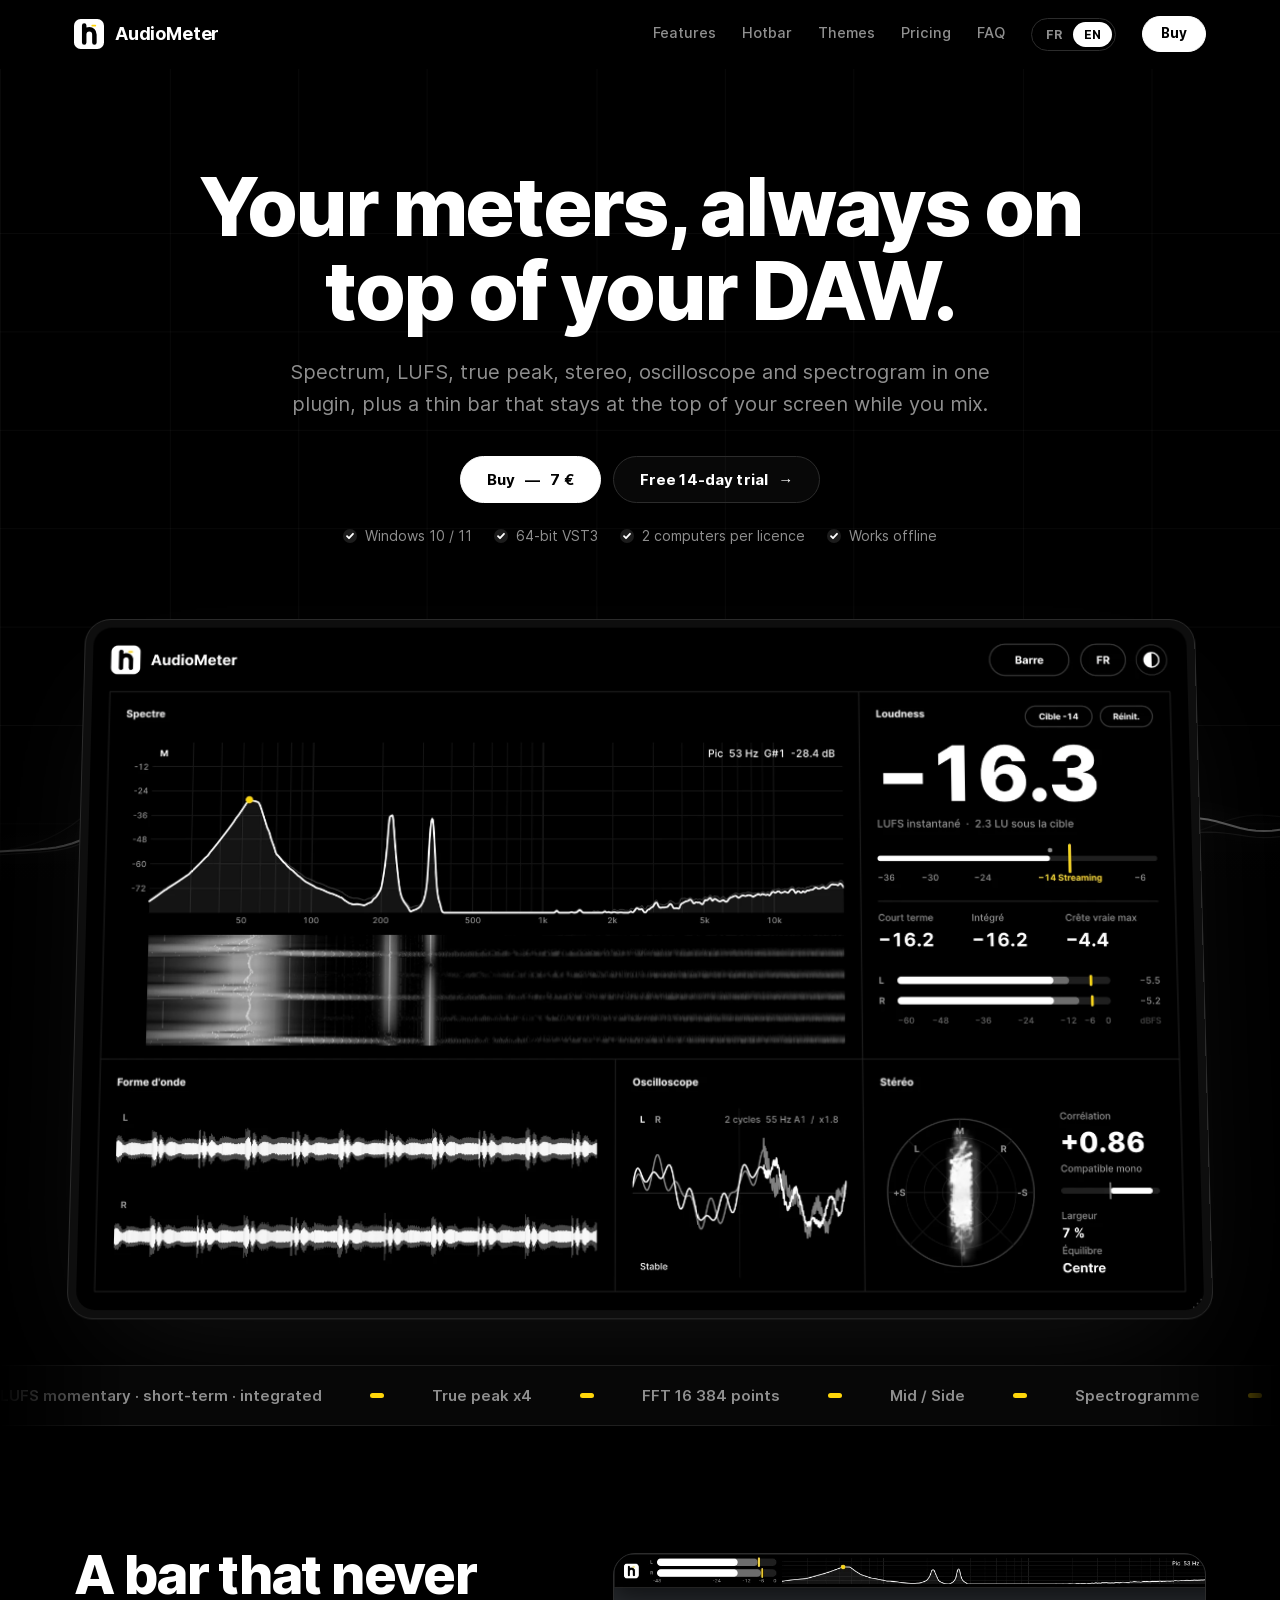
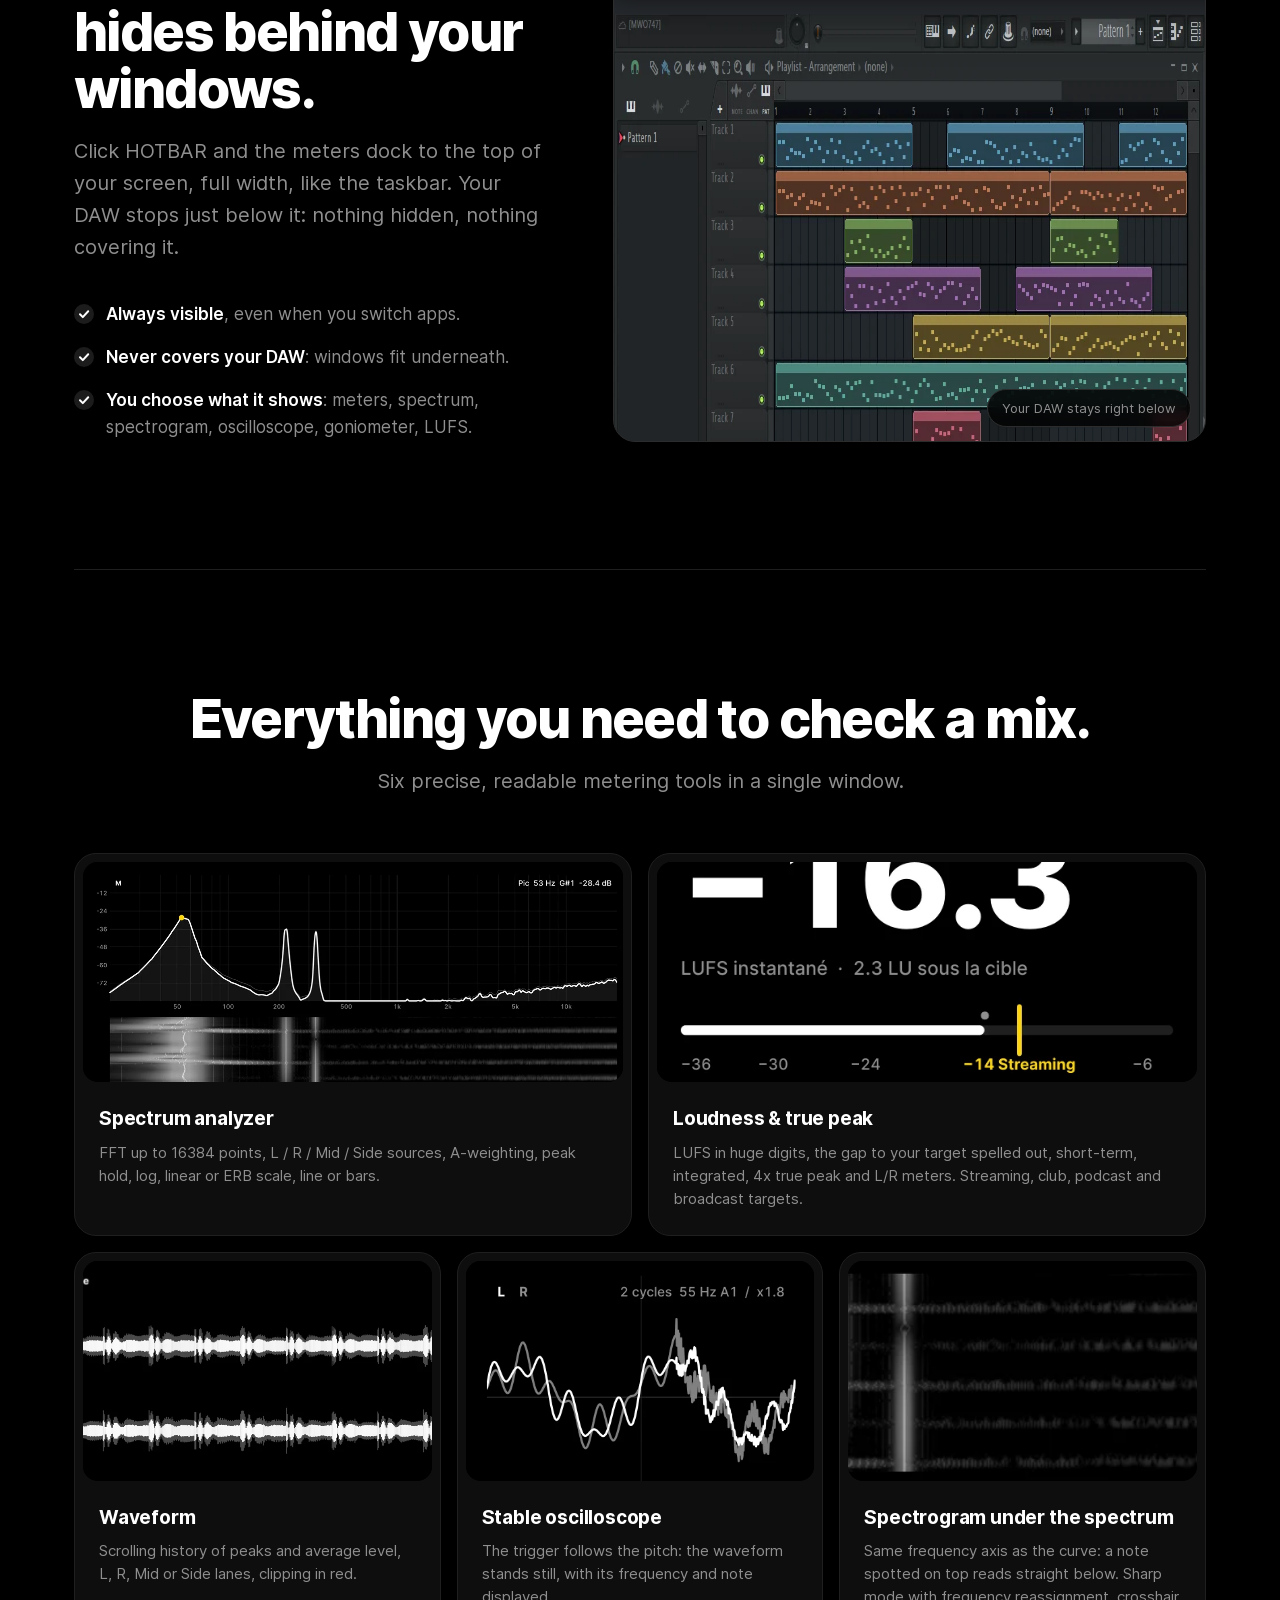
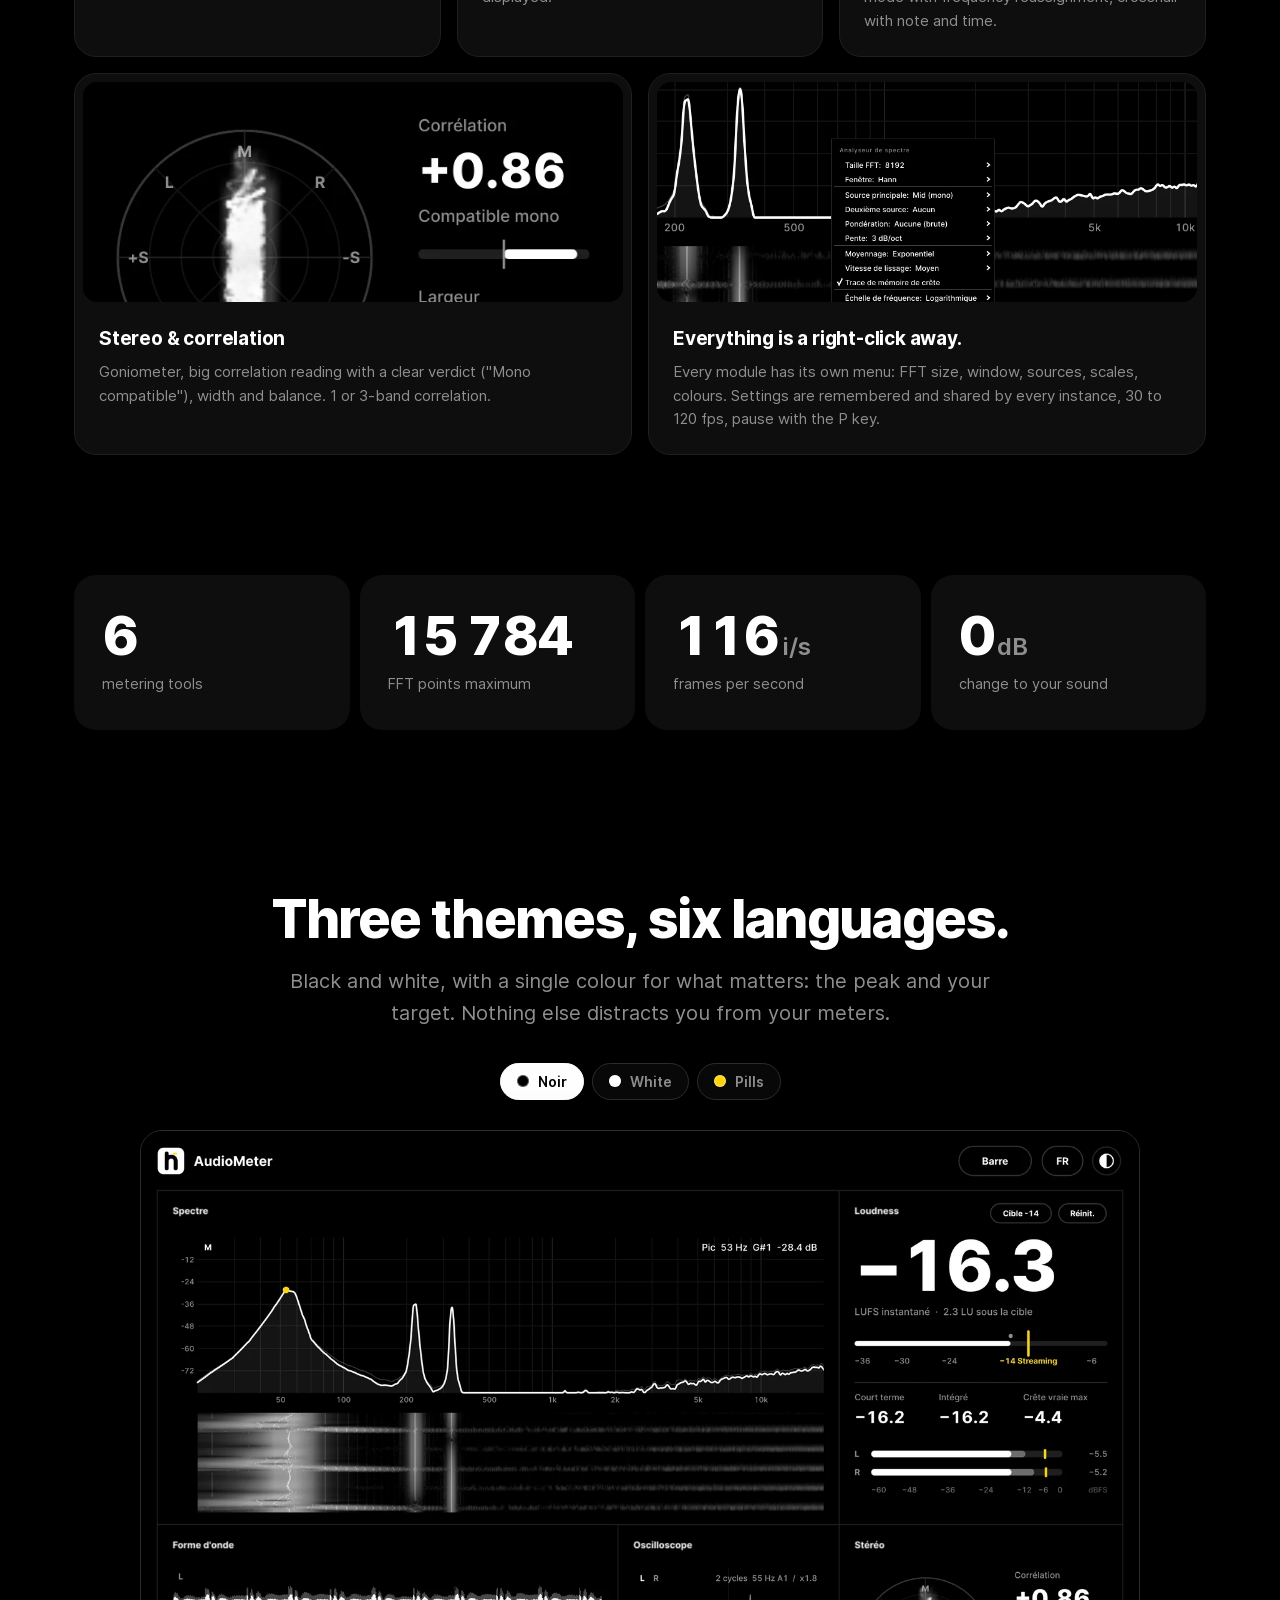
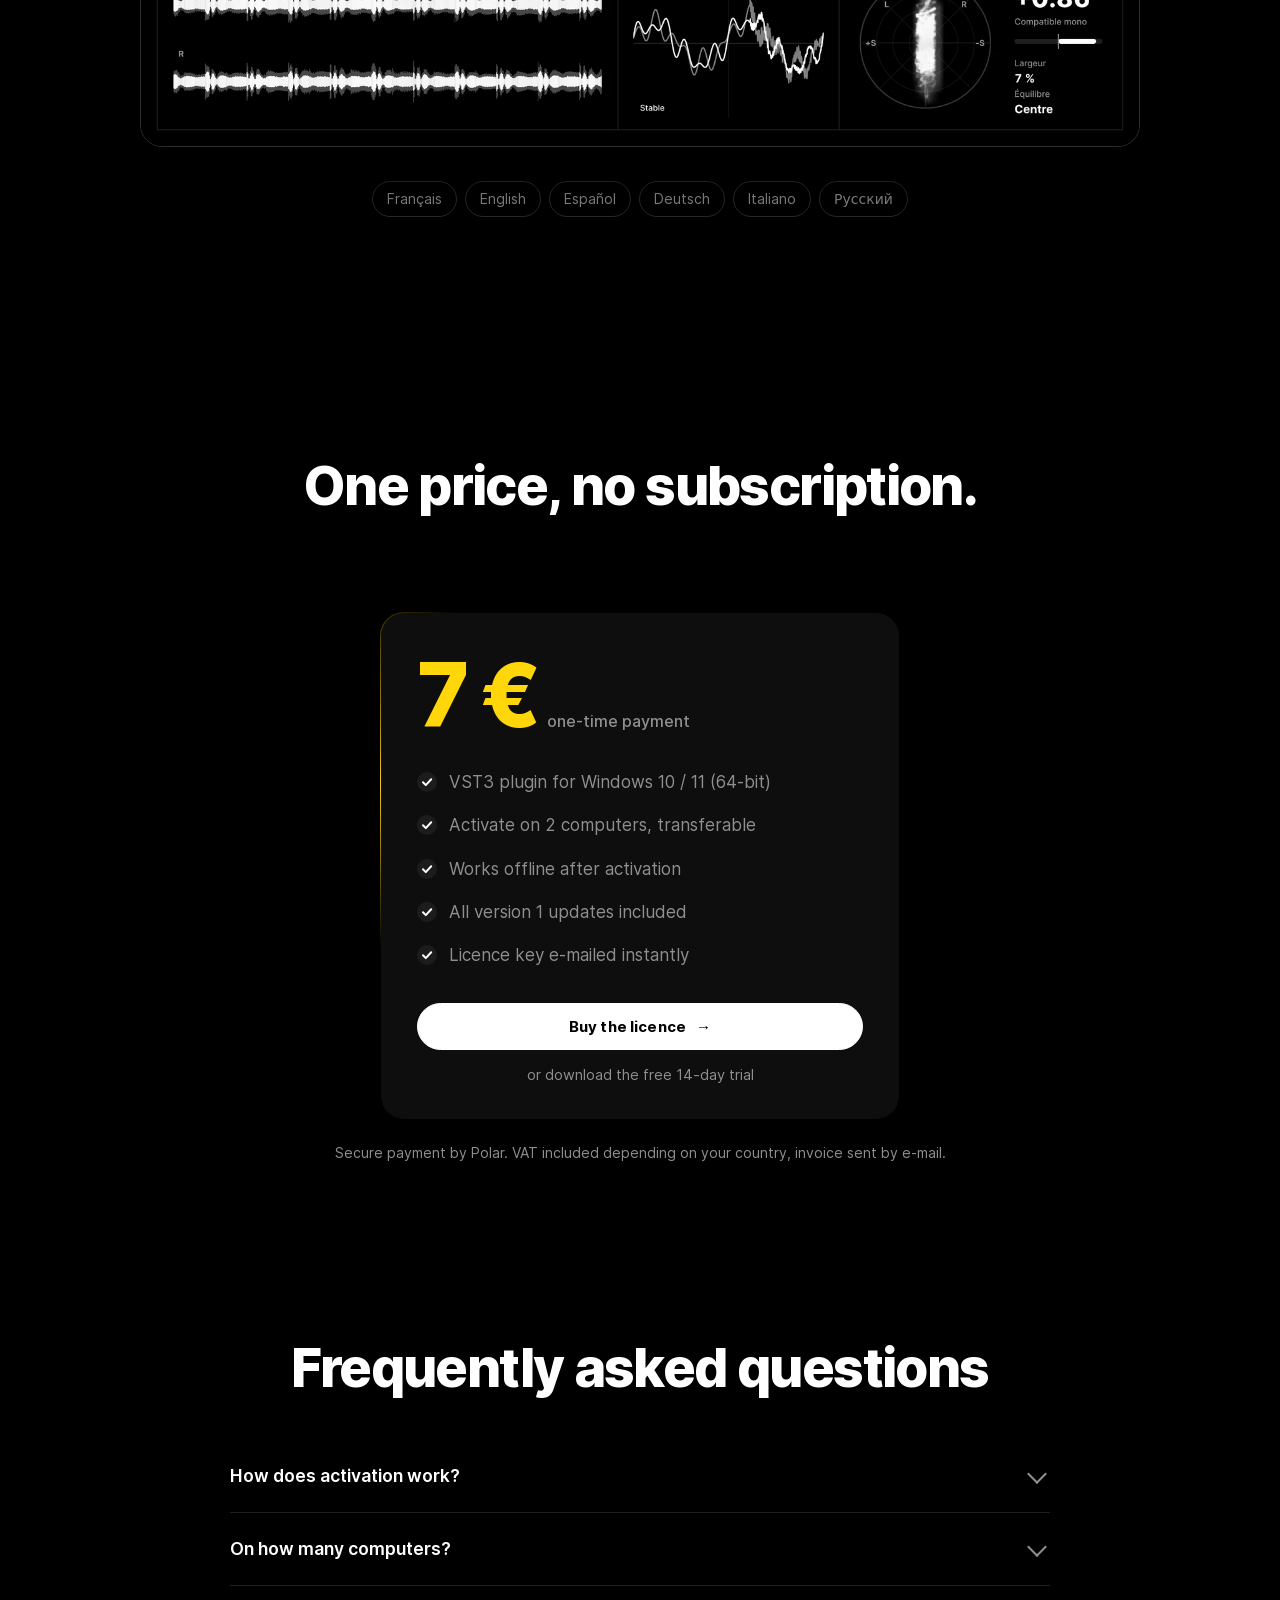
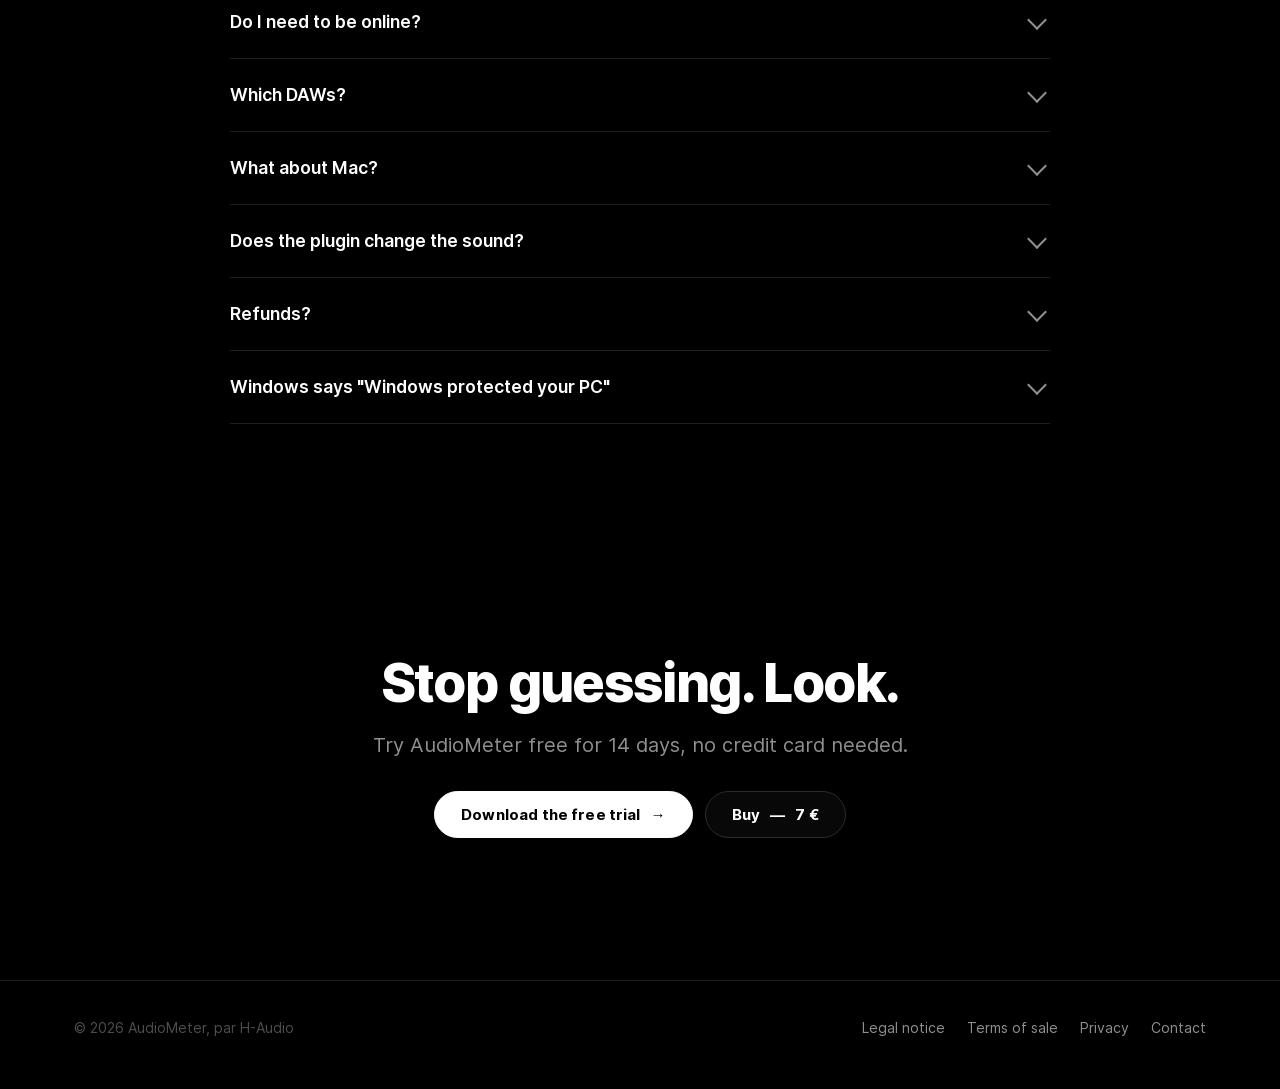
<file: index.html>
<!doctype html>
<html lang="fr">
<head>
<meta charset="utf-8">
<meta name="viewport" content="width=device-width, initial-scale=1">
<title>AudioMeter — plugin VST3 de mesure audio</title>
<meta name="description" content="Spectre, LUFS, true peak, stéréo, oscilloscope et spectrogramme dans un plugin VST3, avec une barre qui reste en haut de l'écran.">
<meta name="theme-color" content="#000000">
<meta property="og:title" content="AudioMeter — plugin VST3 de mesure audio">
<meta property="og:description" content="Tes mesures, toujours au-dessus de ton DAW.">
<meta property="og:image" content="https://vuander.github.io/AudioMeter/img/plugin.webp">
<link rel="icon" href="data:image/svg+xml,%3Csvg xmlns='http://www.w3.org/2000/svg' viewBox='0 0 100 100'%3E%3Crect width='100' height='100' rx='22' fill='%23fff'/%3E%3Cpath d='M34 22v56M34 52c0-12 8-18 17-18s17 6 17 18v26' stroke='%23000' stroke-width='15' stroke-linecap='round' fill='none'/%3E%3Crect x='58' y='19' width='16' height='6' rx='3' fill='%23ffd60a'/%3E%3C/svg%3E">
<link rel="preload" href="fonts/Inter-ExtraBold.woff2" as="font" type="font/woff2" crossorigin>
<link rel="stylesheet" href="style.css">
<script>
  // ====================================================================
  //  À MODIFIER : lien de paiement Polar, lien de téléchargement, prix
  //  (voir GUIDE-VENTE.md)
  // ====================================================================
  window.SITE = {
    buyUrl:      "https://buy.polar.sh/polar_cl_Jnwl8ogeKLqUqhGDJ7Ih7tZ9HU9iLna8vT0BH0pr46z", // lien "Checkout" de ton produit Polar
    downloadUrl: "https://github.com/vuander/AudioMeter/releases/latest/download/AudioMeter-Setup.exe", // installateur (essai gratuit) : téléchargement direct
    price:       "7 €",
    contact:     "h.audioinc@gmail.com"
  };
</script>
</head>
<body>

<header class="nav">
  <div class="wrap">
    <a class="logo" href="#top"><svg viewBox="0 0 100 100" aria-hidden="true"><rect width="100" height="100" rx="22" fill="#fff"/><path d="M34 22v56M34 52c0-12 8-18 17-18s17 6 17 18v26" stroke="#000" stroke-width="15" stroke-linecap="round" fill="none"/><rect x="58" y="19" width="16" height="6" rx="3" fill="#ffd60a"/></svg><span>AudioMeter</span></a>
    <nav class="links">
      <a href="#features" data-i18n="nav.features">Fonctions</a>
      <a href="#hotbar" data-i18n="nav.hotbar">Hotbar</a>
      <a href="#themes" data-i18n="nav.themes">Thèmes</a>
      <a href="#price" data-i18n="nav.price">Prix</a>
      <a href="#faq" data-i18n="nav.faq">FAQ</a>
    </nav>
    <div class="lang" role="group" aria-label="Langue">
      <button type="button" data-lang="fr" aria-pressed="true">FR</button>
      <button type="button" data-lang="en" aria-pressed="false">EN</button>
    </div>
    <a class="btn small primary" href="#price" data-i18n="nav.buy">Acheter</a>
  </div>
</header>

<main id="top">

  <!-- Accroche -->
  <section class="hero">
    <canvas id="hero-canvas" aria-hidden="true"></canvas>
    <div class="wrap">
      <div class="hero-copy">
        <h1 class="reveal" data-i18n-html="hero.title">Tes mesures, toujours <span class="nw">au-dessus</span> de ton DAW.</h1>
        <p class="lead reveal" style="--d:.1s" data-i18n="hero.lead">Spectre, LUFS, true peak, stéréo, oscilloscope et spectrogramme dans un seul plugin, plus une barre fine qui reste en haut de l'écran pendant que tu mixes.</p>
        <div class="cta reveal" style="--d:.2s">
          <a class="btn primary" href="#price"><span data-i18n="hero.buy">Acheter</span> — <span class="js-price">7 €</span></a>
          <a class="btn js-download" href="#"><span data-i18n="hero.trial">Essai gratuit 14 jours</span> <span class="arrow">→</span></a>
        </div>
        <div class="facts reveal" style="--d:.3s">
          <span data-i18n="fact.1">Windows 10 / 11</span><span data-i18n="fact.2">VST3 64 bits</span><span data-i18n="fact.3">2 ordinateurs par licence</span><span data-i18n="fact.4">Fonctionne hors ligne</span>
        </div>
      </div>
      <div class="stage">
        <div class="device" id="device">
          <video autoplay muted loop playsinline preload="metadata" poster="img/plugin.webp" aria-label="AudioMeter en fonctionnement">
            <source src="img/plugin-loop.mp4" type="video/mp4">
          </video>
        </div>
      </div>
    </div>
  </section>

  <div class="marquee" aria-hidden="true">
    <div class="track">
      <span>LUFS momentary · short-term · integrated</span><span>True peak x4</span><span>FFT 16 384 points</span><span>Mid / Side</span><span>Spectrogramme</span><span>Oscilloscope stable</span><span>Goniomètre</span><span>Corrélation</span><span>Hotbar</span><span>3 thèmes</span><span>6 langues</span>
      <span>LUFS momentary · short-term · integrated</span><span>True peak x4</span><span>FFT 16 384 points</span><span>Mid / Side</span><span>Spectrogramme</span><span>Oscilloscope stable</span><span>Goniomètre</span><span>Corrélation</span><span>Hotbar</span><span>3 thèmes</span><span>6 langues</span>
    </div>
  </div>

  <!-- Hotbar -->
  <section id="hotbar">
    <div class="wrap split">
      <div>
        <h2 class="reveal" data-i18n="hotbar.title">Une barre qui ne disparaît jamais derrière tes fenêtres.</h2>
        <p class="lead reveal" style="--d:.1s" data-i18n="hotbar.lead">Un clic sur HOTBAR et les mesures se collent en haut de l'écran, sur toute la largeur, comme la barre des tâches. Ton DAW s'arrête juste en dessous : rien n'est caché, rien ne la recouvre.</p>
        <ul class="ticks reveal" style="--d:.2s">
          <li data-i18n-html="hotbar.l1"><b>Toujours visible</b>, même quand tu changes de logiciel.</li>
          <li data-i18n-html="hotbar.l2"><b>Ne recouvre pas ton DAW</b> : les fenêtres se rangent dessous.</li>
          <li data-i18n-html="hotbar.l3"><b>Tu choisis ce qu'elle affiche</b> : vumètres, spectre, spectrogramme, oscilloscope, goniomètre, LUFS.</li>
        </ul>
      </div>
      <div class="desk reveal" id="desk" style="--d:.15s">
        <img class="daw" src="img/fl.webp" width="1030" height="850" alt="Un projet dans le DAW" loading="lazy">
        <video class="bar" autoplay muted loop playsinline preload="none" poster="img/hotbar.webp" aria-label="Hotbar AudioMeter en haut de l'écran">
          <source src="img/hotbar-loop.mp4" type="video/mp4">
        </video>
        <div class="desk-label" data-i18n="hotbar.label">Ton DAW reste juste en dessous</div>
      </div>
    </div>
  </section>

  <div class="wrap"><div class="divider"></div></div>

  <!-- Fonctions -->
  <section id="features">
    <div class="wrap">
      <div class="center">
        <h2 class="reveal" data-i18n="features.title">Tout ce qu'il faut pour vérifier un mix.</h2>
        <p class="lead reveal" style="--d:.1s" data-i18n="features.lead">Six outils de mesure, précis et lisibles, dans une seule fenêtre.</p>
      </div>
      <div class="bento">
        <article class="card wide reveal"><div class="media"><img src="img/f-spec.webp" alt="" loading="lazy"></div><div class="body"><h3 data-i18n="f1.t">Analyseur de spectre</h3><p data-i18n="f1.d">FFT jusqu'à 16384 points, sources L / R / Mid / Side, pondération A, maintien des crêtes, échelle log, linéaire ou ERB, courbe ou barres.</p></div></article>
        <article class="card wide reveal" style="--d:.08s"><div class="media"><img src="img/f-loud.webp" alt="" loading="lazy" style="object-position:center 30%"></div><div class="body"><h3 data-i18n="f2.t">Loudness & true peak</h3><p data-i18n="f2.d">Le LUFS en très grand, l'écart à ta cible écrit en toutes lettres, court terme, intégré, true peak x4 et vumètres L/R. Cibles streaming, club, podcast, broadcast.</p></div></article>
        <article class="card reveal"><div class="media"><img src="img/f-wave.webp" alt="" loading="lazy"></div><div class="body"><h3 data-i18n="f3.t">Forme d'onde</h3><p data-i18n="f3.d">Historique défilant des crêtes et du niveau moyen, pistes L, R, Mid ou Side, écrêtage en rouge.</p></div></article>
        <article class="card reveal" style="--d:.08s"><div class="media"><img src="img/f-osc.webp" alt="" loading="lazy"></div><div class="body"><h3 data-i18n="f4.t">Oscilloscope stable</h3><p data-i18n="f4.d">Le déclenchement suit la hauteur de la note : la forme d'onde reste immobile, avec la fréquence et la note affichées.</p></div></article>
        <article class="card reveal" style="--d:.16s"><div class="media"><img src="img/f-sgram.webp" alt="" loading="lazy"></div><div class="body"><h3 data-i18n="f5.t">Spectrogramme sous le spectre</h3><p data-i18n="f5.d">Même axe de fréquences que la courbe : une note repérée en haut se lit juste en dessous. Mode net par réassignation, réticule avec note et temps.</p></div></article>
        <article class="card wide reveal"><div class="media"><img src="img/f-stereo.webp" alt="" loading="lazy" style="object-position:center 30%"></div><div class="body"><h3 data-i18n="f6.t">Stéréo & corrélation</h3><p data-i18n="f6.d">Goniomètre, corrélation en grand avec un verdict clair (« Compatible mono »), largeur et équilibre. Corrélation sur 1 ou 3 bandes.</p></div></article>
        <article class="card wide reveal" style="--d:.08s"><div class="media"><img src="img/f-menu.webp" alt="" loading="lazy" style="object-position:center top"></div><div class="body"><h3 data-i18n="settings.title">Tout se règle au clic droit.</h3><p data-i18n="settings.d">Chaque module a son menu : taille de FFT, fenêtre, sources, échelles, couleurs. Réglages mémorisés et partagés entre toutes les instances, 30 à 120 images/s, pause avec la touche P.</p></div></article>
      </div>
    </div>
  </section>

  <!-- Chiffres -->
  <section style="padding-top:0">
    <div class="wrap">
      <div class="stats reveal">
        <div class="stat"><div class="num"><span data-count="6">6</span></div><div class="lab" data-i18n="stat.1">outils de mesure</div></div>
        <div class="stat"><div class="num"><span data-count="16384">16384</span></div><div class="lab" data-i18n="stat.2">points de FFT maximum</div></div>
        <div class="stat"><div class="num"><span data-count="120">120</span><small>i/s</small></div><div class="lab" data-i18n="stat.3">images par seconde</div></div>
        <div class="stat"><div class="num"><span data-count="0">0</span><small>dB</small></div><div class="lab" data-i18n="stat.4">de modification du son</div></div>
      </div>
    </div>
  </section>

  <!-- Thèmes et langues -->
  <section id="themes" style="padding-top:40px">
    <div class="wrap center">
      <h2 class="reveal" data-i18n="themes.title">Trois thèmes, six langues.</h2>
      <p class="lead reveal" style="--d:.1s" data-i18n="themes.lead">Noir et blanc, une seule couleur pour ce qui compte : la crête et ta cible. Rien d'autre ne te distrait de tes mesures.</p>
      <div class="tabs reveal" role="tablist" style="--d:.15s">
        <button role="tab" data-theme="noir" aria-selected="true"><i style="background:#000"></i>Noir</button>
        <button role="tab" data-theme="blanc"><i style="background:#fff"></i><span data-i18n="theme.blanc">Blanc</span></button>
        <button role="tab" data-theme="pilules"><i style="background:#ffd60a"></i><span data-i18n="theme.pilules">Pilules</span></button>
      </div>
      <div class="theme-stack reveal" style="--d:.2s">
        <img class="on" data-theme="noir" src="img/theme-noir.webp" alt="Thème Noir" loading="lazy">
        <img data-theme="blanc" src="img/theme-blanc.webp" alt="Thème Blanc" loading="lazy">
        <img data-theme="pilules" src="img/theme-pilules.webp" alt="Thème Pilules" loading="lazy">
      </div>
      <div class="langs reveal"><span>Français</span><span>English</span><span>Español</span><span>Deutsch</span><span>Italiano</span><span>Русский</span></div>
    </div>
  </section>

  <!-- Prix -->
  <section id="price">
    <div class="wrap center">
      <h2 class="reveal" data-i18n="price.title">Un prix, sans abonnement.</h2>
      <p class="lead reveal" style="--d:.1s" data-i18n="price.lead">Paie une fois, garde-le pour toujours.</p>
      <div class="price-wrap reveal" style="--d:.15s">
        <div class="price-card">
          <div class="price"><span class="js-price">7 €</span><small data-i18n="price.once">paiement unique</small></div>
          <ul class="ticks">
            <li data-i18n="price.l1">Plugin VST3 pour Windows 10 / 11 (64 bits)</li>
            <li data-i18n="price.l2">Activation sur 2 ordinateurs, transférable</li>
            <li data-i18n="price.l3">Fonctionne hors ligne après l'activation</li>
            <li data-i18n="price.l4">Mises à jour de la version 1 incluses</li>
            <li data-i18n="price.l5">Clé de licence envoyée par e-mail tout de suite</li>
          </ul>
          <a class="btn primary js-buy" href="#"><span data-i18n="price.buy">Acheter la licence</span> <span class="arrow">→</span></a>
          <a class="trial js-download" href="#" data-i18n="price.trial">ou télécharger l'essai gratuit de 14 jours</a>
        </div>
      </div>
      <p class="muted small reveal" style="margin-top:22px" data-i18n="price.vat">Paiement sécurisé par Polar (carte, PayPal selon les pays). TVA incluse selon ton pays, facture envoyée par e-mail.</p>
    </div>
  </section>

  <!-- FAQ -->
  <section id="faq" style="padding-top:40px">
    <div class="wrap">
      <h2 class="center reveal" data-i18n="faq.title">Questions fréquentes</h2>
      <div class="faq reveal" style="--d:.1s">
        <details><summary data-i18n="q1">Comment fonctionne l'activation ?</summary><div class="answer"><p data-i18n="a1">Après l'achat, tu reçois une clé de licence par e-mail. Ouvre AudioMeter dans ton DAW : la fenêtre de licence s'affiche (sinon clique sur le bouton ESSAI à côté du logo), colle la clé et clique sur ACTIVER. Une connexion internet est nécessaire une seule fois.</p></div></details>
        <details><summary data-i18n="q2">Sur combien d'ordinateurs ?</summary><div class="answer"><p data-i18n="a2">Deux ordinateurs en même temps. Pour changer de PC, clique sur le logo AUDIOMETER du plugin puis sur « Désactiver ce PC » : la place se libère et tu peux activer la clé ailleurs.</p></div></details>
        <details><summary data-i18n="q3">Faut-il être connecté à internet ?</summary><div class="answer"><p data-i18n="a3">Seulement pour l'activation. Ensuite le plugin vérifie la licence de temps en temps quand internet est disponible, et continue de fonctionner hors ligne pendant plusieurs semaines.</p></div></details>
        <details><summary data-i18n="q4">Dans quels logiciels ?</summary><div class="answer"><p data-i18n="a4">Tous les logiciels compatibles VST3 sur Windows : FL Studio, Ableton Live, Reaper, Cubase, Studio One, Bitwig… Place-le sur une piste ou sur le master.</p></div></details>
        <details><summary data-i18n="q5">Et sur Mac ?</summary><div class="answer"><p data-i18n="a5">Pas encore : la version actuelle est pour Windows. Essaie la version d'essai avant d'acheter pour vérifier qu'elle te convient.</p></div></details>
        <details><summary data-i18n="q6">Est-ce que le plugin modifie le son ?</summary><div class="answer"><p data-i18n="a6">Non. AudioMeter mesure le signal et le laisse passer tel quel.</p></div></details>
        <details><summary data-i18n="q7">Remboursement ?</summary><div class="answer"><p data-i18n="a7">Profite de l'essai gratuit de 14 jours pour tout tester avant d'acheter. En cas de problème technique, écris-nous à l'adresse ci-dessous.</p></div></details>
        <details><summary data-i18n="q8">Windows affiche « Windows a protégé votre ordinateur »</summary><div class="answer"><p data-i18n="a8">C'est normal pour un petit éditeur indépendant : l'installateur n'a pas encore de signature payante. Clique sur « Informations complémentaires » puis « Exécuter quand même ». L'installateur place simplement le plugin dans le dossier VST3 de Windows.</p></div></details>
      </div>
    </div>
  </section>

  <!-- Appel final -->
  <section class="final">
    <div class="wrap">
      <h2 class="reveal" data-i18n-html="final.title">Arrête de deviner. Regarde.</h2>
      <p class="lead reveal" style="--d:.1s" data-i18n="final.lead">Essaie AudioMeter gratuitement pendant 14 jours, sans carte bancaire.</p>
      <div class="cta reveal" style="--d:.2s">
        <a class="btn primary js-download" href="#"><span data-i18n="final.trial">Télécharger l'essai gratuit</span> <span class="arrow">→</span></a>
        <a class="btn" href="#price"><span data-i18n="final.buy">Acheter</span> — <span class="js-price">7 €</span></a>
      </div>
    </div>
  </section>
</main>

<footer>
  <div class="wrap">
    <span>© <span class="js-year">2026</span> AudioMeter, par H-Audio</span>
    <nav>
      <a href="mentions-legales.html" data-i18n="foot.legal">Mentions légales</a>
      <a href="cgv.html" data-i18n="foot.terms">Conditions de vente</a>
      <a href="confidentialite.html" data-i18n="foot.privacy">Confidentialité</a>
      <a class="js-contact" href="#">Contact</a>
    </nav>
  </div>
</footer>

<script src="app.js"></script>
</body>
</html>
</file>
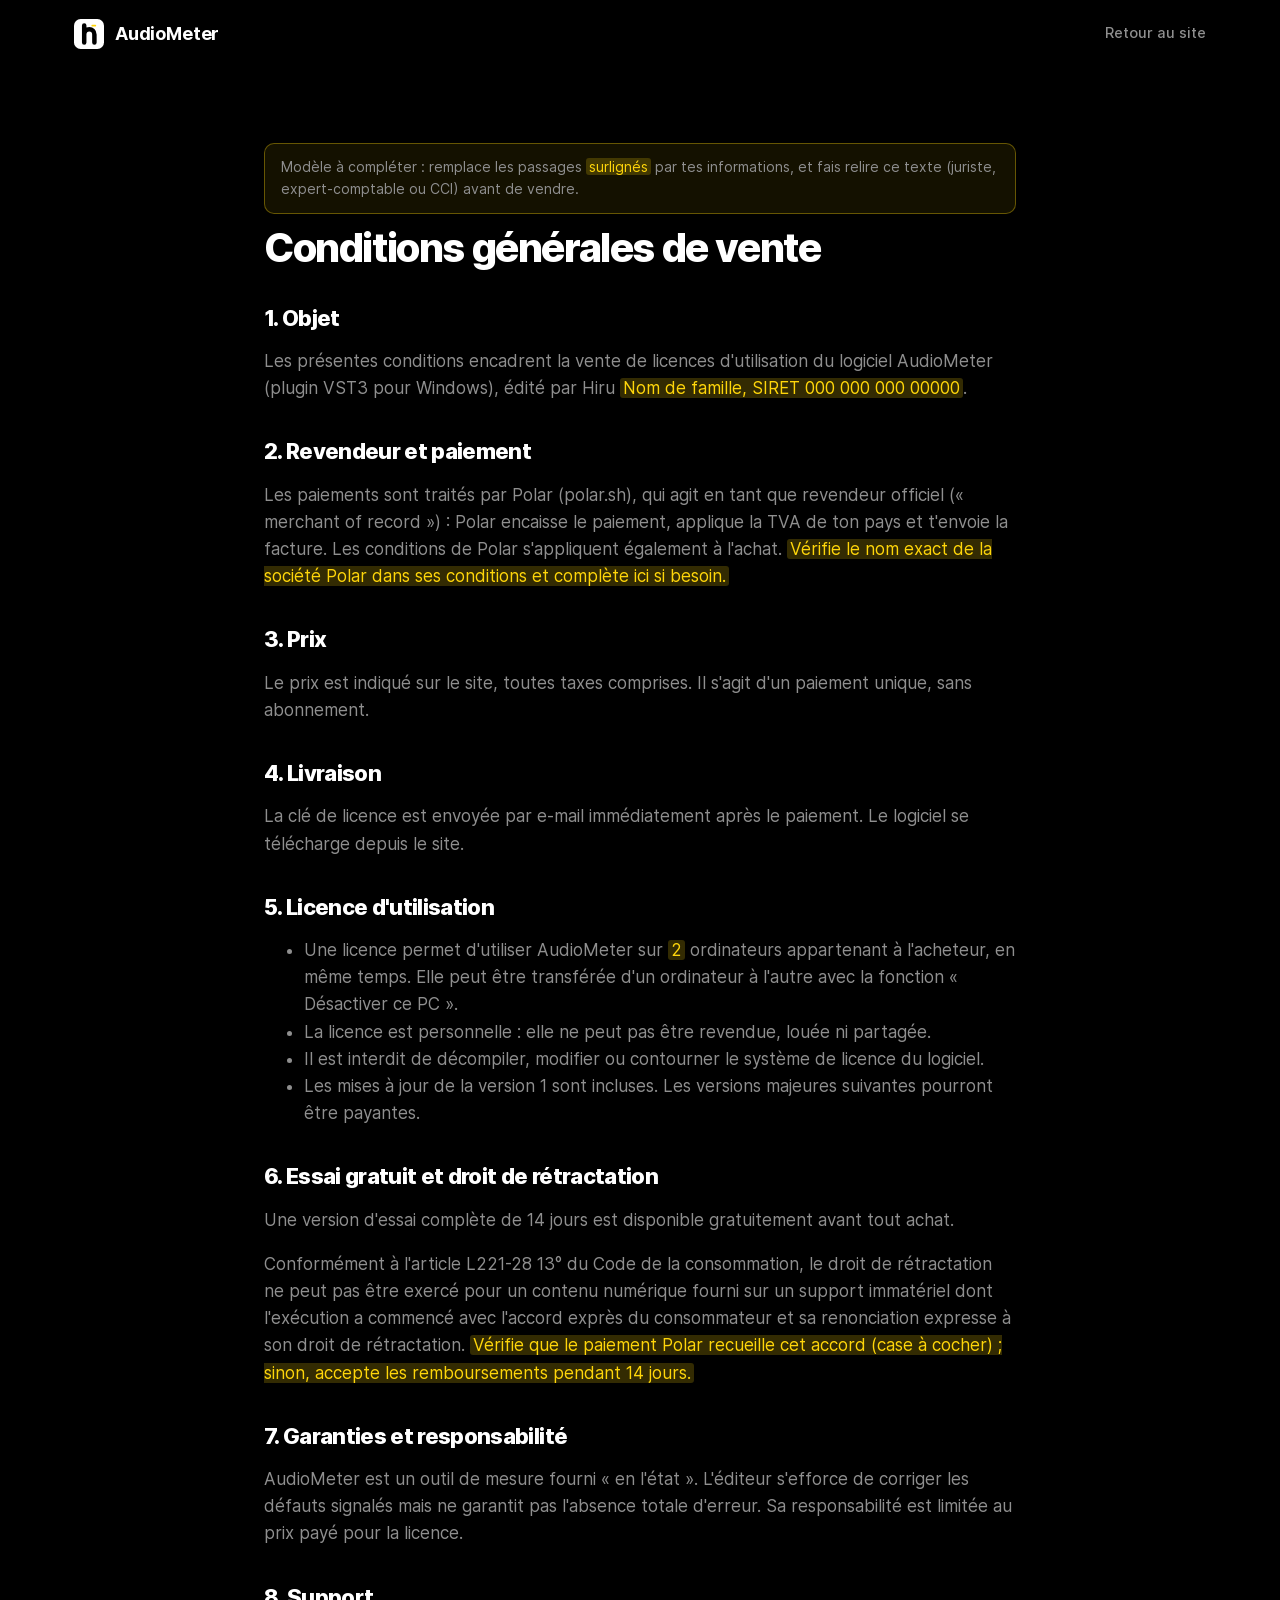
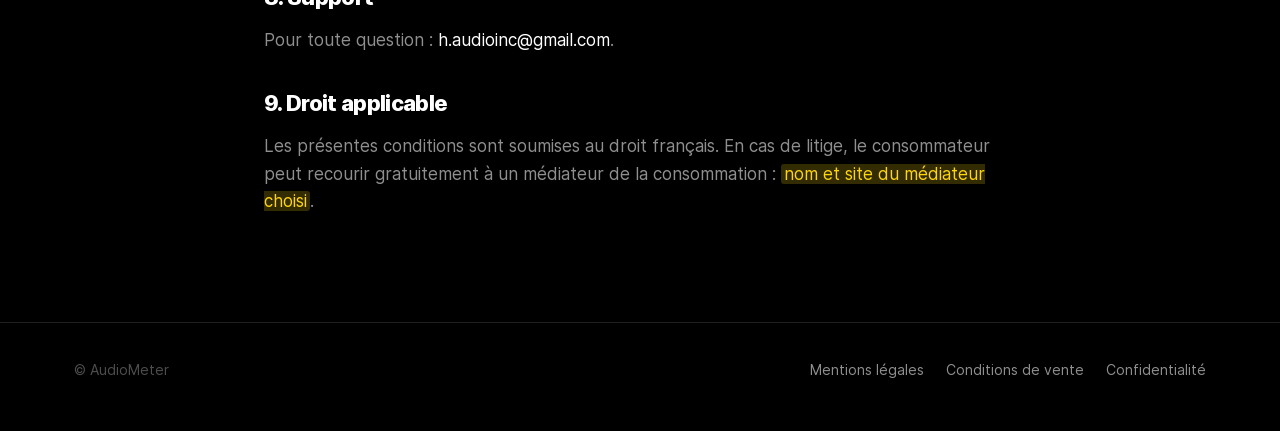
<file: cgv.html>
<!doctype html>
<html lang="fr">
<head>
<meta charset="utf-8">
<meta name="viewport" content="width=device-width, initial-scale=1">
<title>Conditions de vente — AudioMeter</title>
<link rel="stylesheet" href="style.css">
</head>
<body>
<header class="nav"><div class="wrap"><a class="logo" href="index.html"><svg viewBox="0 0 100 100" aria-hidden="true"><rect width="100" height="100" rx="22" fill="#fff"/><path d="M34 22v56M34 52c0-12 8-18 17-18s17 6 17 18v26" stroke="#000" stroke-width="15" stroke-linecap="round" fill="none"/><rect x="58" y="19" width="16" height="6" rx="3" fill="#ffd60a"/></svg><span>AudioMeter</span></a><nav class="links"><a href="index.html">Retour au site</a></nav></div></header>
<main class="wrap legal">
<p class="todo">Modèle à compléter : remplace les passages <mark>surlignés</mark> par tes informations, et fais relire ce texte (juriste, expert-comptable ou CCI) avant de vendre.</p>
<h1>Conditions générales de vente</h1>
<h2>1. Objet</h2>
<p>Les présentes conditions encadrent la vente de licences d'utilisation du logiciel AudioMeter (plugin VST3 pour Windows), édité par Hiru <mark>Nom de famille, SIRET 000 000 000 00000</mark>.</p>
<h2>2. Revendeur et paiement</h2>
<p>Les paiements sont traités par Polar (polar.sh), qui agit en tant que revendeur officiel (« merchant of record ») : Polar encaisse le paiement, applique la TVA de ton pays et t'envoie la facture. Les conditions de Polar s'appliquent également à l'achat. <mark>Vérifie le nom exact de la société Polar dans ses conditions et complète ici si besoin.</mark></p>
<h2>3. Prix</h2>
<p>Le prix est indiqué sur le site, toutes taxes comprises. Il s'agit d'un paiement unique, sans abonnement.</p>
<h2>4. Livraison</h2>
<p>La clé de licence est envoyée par e-mail immédiatement après le paiement. Le logiciel se télécharge depuis le site.</p>
<h2>5. Licence d'utilisation</h2>
<ul>
<li>Une licence permet d'utiliser AudioMeter sur <mark>2</mark> ordinateurs appartenant à l'acheteur, en même temps. Elle peut être transférée d'un ordinateur à l'autre avec la fonction « Désactiver ce PC ».</li>
<li>La licence est personnelle : elle ne peut pas être revendue, louée ni partagée.</li>
<li>Il est interdit de décompiler, modifier ou contourner le système de licence du logiciel.</li>
<li>Les mises à jour de la version 1 sont incluses. Les versions majeures suivantes pourront être payantes.</li>
</ul>
<h2>6. Essai gratuit et droit de rétractation</h2>
<p>Une version d'essai complète de 14 jours est disponible gratuitement avant tout achat.</p>
<p>Conformément à l'article L221-28 13° du Code de la consommation, le droit de rétractation ne peut pas être exercé pour un contenu numérique fourni sur un support immatériel dont l'exécution a commencé avec l'accord exprès du consommateur et sa renonciation expresse à son droit de rétractation. <mark>Vérifie que le paiement Polar recueille cet accord (case à cocher) ; sinon, accepte les remboursements pendant 14 jours.</mark></p>
<h2>7. Garanties et responsabilité</h2>
<p>AudioMeter est un outil de mesure fourni « en l'état ». L'éditeur s'efforce de corriger les défauts signalés mais ne garantit pas l'absence totale d'erreur. Sa responsabilité est limitée au prix payé pour la licence.</p>
<h2>8. Support</h2>
<p>Pour toute question : <a href="mailto:h.audioinc@gmail.com">h.audioinc@gmail.com</a>.</p>
<h2>9. Droit applicable</h2>
<p>Les présentes conditions sont soumises au droit français. En cas de litige, le consommateur peut recourir gratuitement à un médiateur de la consommation : <mark>nom et site du médiateur choisi</mark>.</p>
</main>
<footer><div class="wrap"><span>© AudioMeter</span><nav><a href="mentions-legales.html">Mentions légales</a><a href="cgv.html">Conditions de vente</a><a href="confidentialite.html">Confidentialité</a></nav></div></footer>
</body>
</html>
</file>
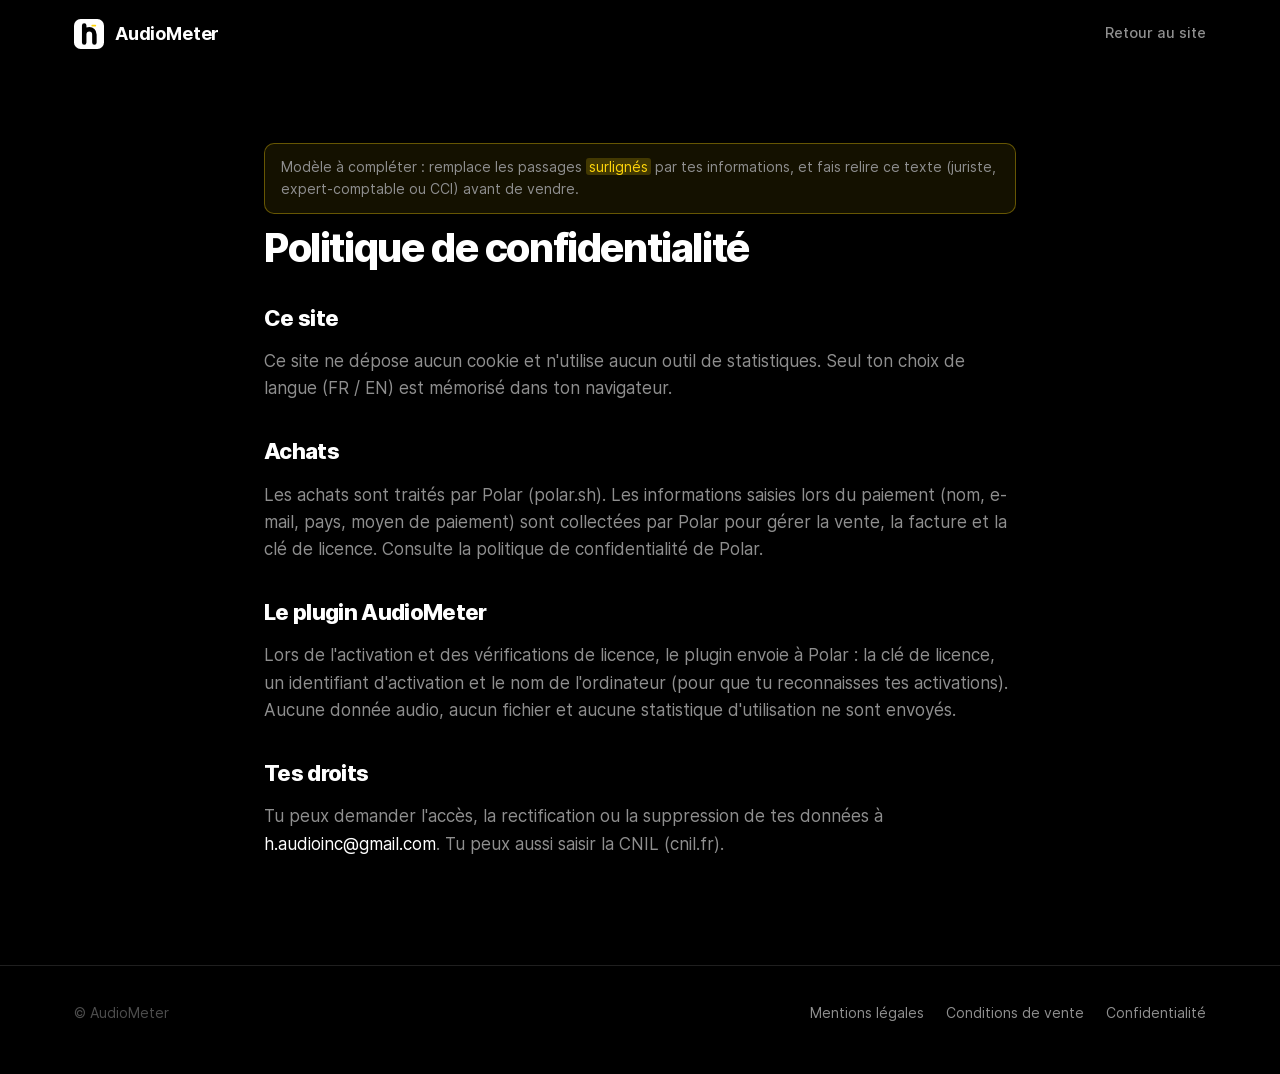
<file: confidentialite.html>
<!doctype html>
<html lang="fr">
<head>
<meta charset="utf-8">
<meta name="viewport" content="width=device-width, initial-scale=1">
<title>Confidentialité — AudioMeter</title>
<link rel="stylesheet" href="style.css">
</head>
<body>
<header class="nav"><div class="wrap"><a class="logo" href="index.html"><svg viewBox="0 0 100 100" aria-hidden="true"><rect width="100" height="100" rx="22" fill="#fff"/><path d="M34 22v56M34 52c0-12 8-18 17-18s17 6 17 18v26" stroke="#000" stroke-width="15" stroke-linecap="round" fill="none"/><rect x="58" y="19" width="16" height="6" rx="3" fill="#ffd60a"/></svg><span>AudioMeter</span></a><nav class="links"><a href="index.html">Retour au site</a></nav></div></header>
<main class="wrap legal">
<p class="todo">Modèle à compléter : remplace les passages <mark>surlignés</mark> par tes informations, et fais relire ce texte (juriste, expert-comptable ou CCI) avant de vendre.</p>
<h1>Politique de confidentialité</h1>
<h2>Ce site</h2>
<p>Ce site ne dépose aucun cookie et n'utilise aucun outil de statistiques. Seul ton choix de langue (FR / EN) est mémorisé dans ton navigateur.</p>
<h2>Achats</h2>
<p>Les achats sont traités par Polar (polar.sh). Les informations saisies lors du paiement (nom, e-mail, pays, moyen de paiement) sont collectées par Polar pour gérer la vente, la facture et la clé de licence. Consulte la politique de confidentialité de Polar.</p>
<h2>Le plugin AudioMeter</h2>
<p>Lors de l'activation et des vérifications de licence, le plugin envoie à Polar : la clé de licence, un identifiant d'activation et le nom de l'ordinateur (pour que tu reconnaisses tes activations). Aucune donnée audio, aucun fichier et aucune statistique d'utilisation ne sont envoyés.</p>
<h2>Tes droits</h2>
<p>Tu peux demander l'accès, la rectification ou la suppression de tes données à <a href="mailto:h.audioinc@gmail.com">h.audioinc@gmail.com</a>. Tu peux aussi saisir la CNIL (cnil.fr).</p>
</main>
<footer><div class="wrap"><span>© AudioMeter</span><nav><a href="mentions-legales.html">Mentions légales</a><a href="cgv.html">Conditions de vente</a><a href="confidentialite.html">Confidentialité</a></nav></div></footer>
</body>
</html>
</file>
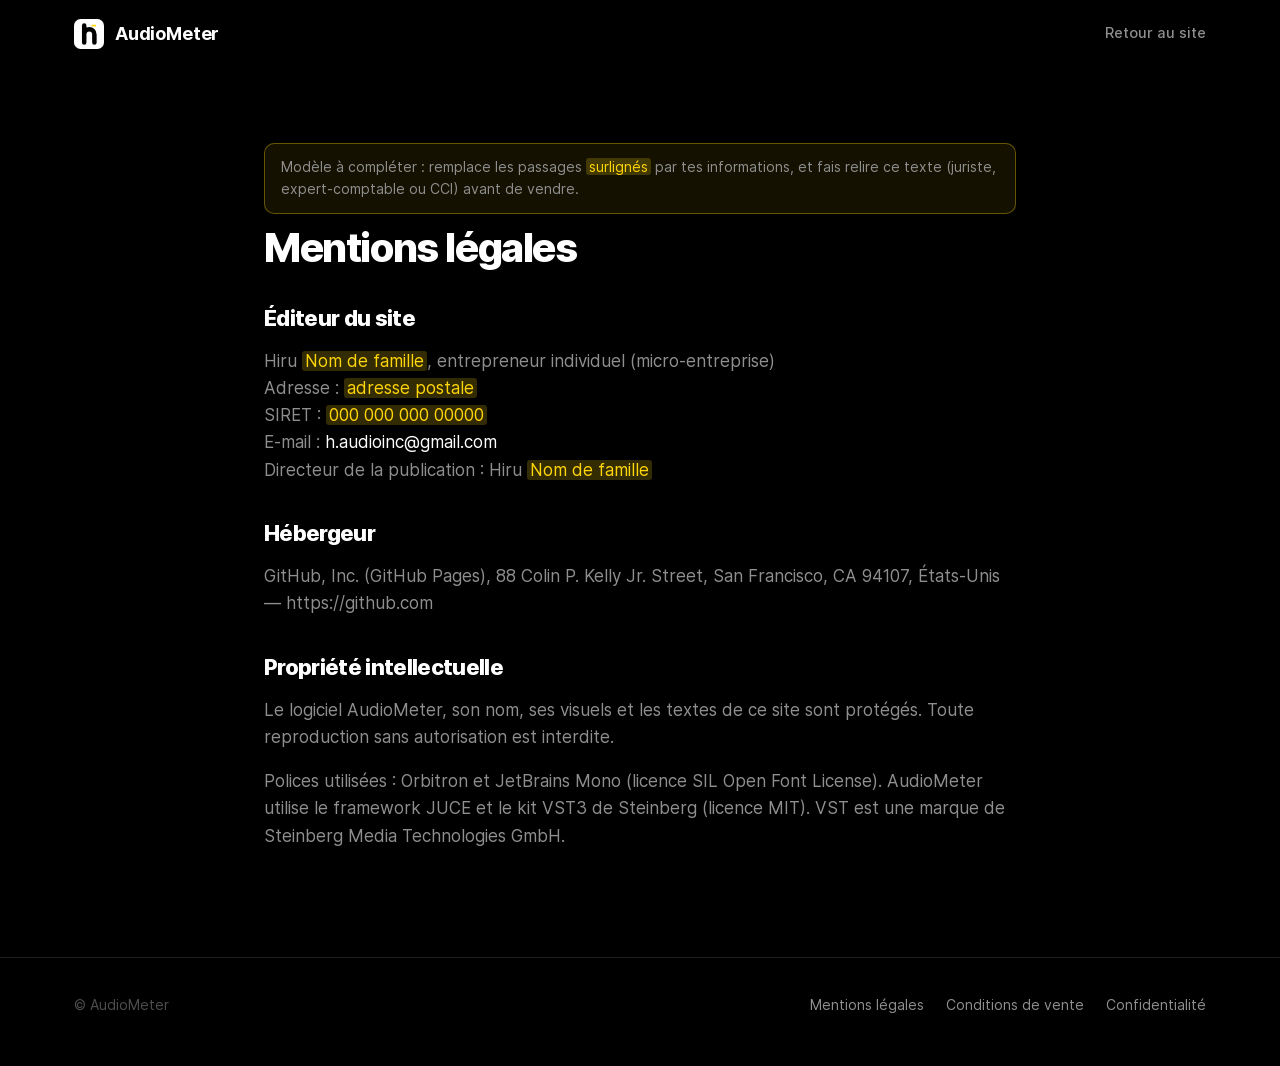
<file: mentions-legales.html>
<!doctype html>
<html lang="fr">
<head>
<meta charset="utf-8">
<meta name="viewport" content="width=device-width, initial-scale=1">
<title>Mentions légales — AudioMeter</title>
<link rel="stylesheet" href="style.css">
</head>
<body>
<header class="nav"><div class="wrap"><a class="logo" href="index.html"><svg viewBox="0 0 100 100" aria-hidden="true"><rect width="100" height="100" rx="22" fill="#fff"/><path d="M34 22v56M34 52c0-12 8-18 17-18s17 6 17 18v26" stroke="#000" stroke-width="15" stroke-linecap="round" fill="none"/><rect x="58" y="19" width="16" height="6" rx="3" fill="#ffd60a"/></svg><span>AudioMeter</span></a><nav class="links"><a href="index.html">Retour au site</a></nav></div></header>
<main class="wrap legal">
<p class="todo">Modèle à compléter : remplace les passages <mark>surlignés</mark> par tes informations, et fais relire ce texte (juriste, expert-comptable ou CCI) avant de vendre.</p>
<h1>Mentions légales</h1>
<h2>Éditeur du site</h2>
<p>Hiru <mark>Nom de famille</mark>, entrepreneur individuel (micro-entreprise)<br>
Adresse : <mark>adresse postale</mark><br>
SIRET : <mark>000 000 000 00000</mark><br>
E-mail : <a href="mailto:h.audioinc@gmail.com">h.audioinc@gmail.com</a><br>
Directeur de la publication : Hiru <mark>Nom de famille</mark></p>
<h2>Hébergeur</h2>
<p>GitHub, Inc. (GitHub Pages), 88 Colin P. Kelly Jr. Street, San Francisco, CA 94107, États-Unis — https://github.com</p>
<h2>Propriété intellectuelle</h2>
<p>Le logiciel AudioMeter, son nom, ses visuels et les textes de ce site sont protégés. Toute reproduction sans autorisation est interdite.</p>
<p>Polices utilisées : Orbitron et JetBrains Mono (licence SIL Open Font License). AudioMeter utilise le framework JUCE et le kit VST3 de Steinberg (licence MIT). VST est une marque de Steinberg Media Technologies GmbH.</p>
</main>
<footer><div class="wrap"><span>© AudioMeter</span><nav><a href="mentions-legales.html">Mentions légales</a><a href="cgv.html">Conditions de vente</a><a href="confidentialite.html">Confidentialité</a></nav></div></footer>
</body>
</html>
</file>
<file: style.css>
/* AudioMeter — site de présentation (v3, direction artistique H-Audio : noir, blanc, un seul accent jaune) */
@font-face { font-family: "Inter"; src: url("fonts/Inter-Regular.woff2") format("woff2"); font-weight: 400; font-display: swap; }
@font-face { font-family: "Inter"; src: url("fonts/Inter-Medium.woff2") format("woff2"); font-weight: 500; font-display: swap; }
@font-face { font-family: "Inter"; src: url("fonts/Inter-SemiBold.woff2") format("woff2"); font-weight: 600; font-display: swap; }
@font-face { font-family: "Inter"; src: url("fonts/Inter-Bold.woff2") format("woff2"); font-weight: 700; font-display: swap; }
@font-face { font-family: "Inter"; src: url("fonts/Inter-ExtraBold.woff2") format("woff2"); font-weight: 800; font-display: swap; }

:root {
  --bg: #000;
  --bg-2: #070707;
  --panel: #0e0e0e;
  --panel-2: #121212;
  --line: #1f1f1f;
  --line-2: #2c2c2c;
  --text: #fff;
  --dim: #8f8f8f;
  --faint: #4d4d4d;
  --accent: #ffd60a;       /* repère unique, comme la crête et la cible dans le plugin */
  --accent-2: #fff;
  --green: #fff;
  --brass: #ffd60a;
  --radius: 22px;
  --max: 1180px;
  --ease: cubic-bezier(.22, 1, .36, 1);
}

* { box-sizing: border-box; }
html { scroll-behavior: smooth; }
body {
  margin: 0; background: var(--bg); color: var(--text);
  font: 17px/1.6 "Inter", system-ui, -apple-system, "Segoe UI", Arial, sans-serif;
  -webkit-font-smoothing: antialiased; overflow-x: hidden;
}
img, video { max-width: 100%; display: block; }
a { color: var(--text); text-decoration: none; }
a:hover { text-decoration: underline; }
::selection { background: var(--accent); color: #000; }

.wrap { max-width: var(--max); margin: 0 auto; padding: 0 24px; }
.mono { font-feature-settings: "tnum"; }
.muted { color: var(--dim); }
.nw { white-space: nowrap; }
.small { font-size: 14px; }


/* --- Navigation ------------------------------------------------------------ */
header.nav {
  position: sticky; top: 0; z-index: 50;
  background: rgba(0, 0, 0, .6); backdrop-filter: saturate(140%) blur(14px); -webkit-backdrop-filter: saturate(140%) blur(14px);
  border-bottom: 1px solid transparent; transition: background .4s var(--ease), border-color .4s var(--ease);
}
header.nav.scrolled { background: rgba(0, 0, 0, .85); border-bottom-color: var(--line); }
header.nav .wrap { display: flex; align-items: center; gap: 26px; height: 68px; }
.logo { display: inline-flex; align-items: center; gap: 11px; font-size: 18px; font-weight: 700; letter-spacing: -.01em; color: var(--text); }
.logo svg { width: 30px; height: 30px; flex: none; }
.logo:hover { text-decoration: none; }
nav.links { display: flex; gap: 26px; margin-left: auto; }
nav.links a { color: var(--dim); font-size: 14.5px; font-weight: 500; position: relative; transition: color .25s; }
nav.links a::after { content: ""; position: absolute; left: 0; right: 0; bottom: -6px; height: 2px; border-radius: 1px; background: var(--accent); transform: scaleX(0); transition: transform .35s var(--ease); }
nav.links a:hover { color: var(--text); text-decoration: none; }
nav.links a:hover::after { transform: scaleX(1); }
.lang { display: flex; border: 1px solid var(--line-2); border-radius: 999px; padding: 3px; }
.lang button { background: none; border: 0; color: var(--dim); padding: 5px 11px; font: 700 12px "Inter", sans-serif; cursor: pointer; border-radius: 999px; transition: .25s; }
.lang button[aria-pressed="true"] { background: var(--text); color: #000; }

/* --- Boutons ---------------------------------------------------------------- */
.btn {
  position: relative; overflow: hidden; display: inline-flex; align-items: center; justify-content: center; gap: 10px;
  padding: 15px 26px; border-radius: 999px; border: 1px solid var(--line-2);
  font: 700 15px/1 "Inter", sans-serif; letter-spacing: .01em; color: var(--text); background: rgba(255, 255, 255, .03);
  cursor: pointer; white-space: nowrap; transition: transform .3s var(--ease), border-color .3s, background .3s, box-shadow .3s;
}
.btn:hover { text-decoration: none; transform: translateY(-2px); border-color: rgba(255, 255, 255, .22); background: rgba(255, 255, 255, .06); }
.btn.primary { background: var(--text); color: #000; border-color: var(--text); }
.btn.primary:hover { background: #e9e9e9; border-color: #e9e9e9; }
.btn.small { padding: 10px 18px; font-size: 13.5px; }
.btn .arrow { transition: transform .3s var(--ease); }
.btn:hover .arrow { transform: translateX(3px); }

/* --- Sections --------------------------------------------------------------- */
section { position: relative; padding: 120px 0; }
h1 { font-size: clamp(42px, 6.4vw, 82px); line-height: 1.02; margin: 0 0 24px; letter-spacing: -.035em; font-weight: 800; }
h2 { font-size: clamp(32px, 4.2vw, 54px); line-height: 1.06; margin: 0 0 18px; letter-spacing: -.03em; font-weight: 800; }
h3 { font-size: 19px; margin: 0 0 6px; letter-spacing: -.01em; font-weight: 700; }
p.lead { font-size: clamp(17px, 1.6vw, 20px); color: var(--dim); max-width: 700px; margin: 0 0 30px; }
.center { text-align: center; }
.center p.lead { margin-left: auto; margin-right: auto; }
.grad { color: var(--dim); }
.divider { height: 1px; background: var(--line); }

/* apparition au défilement */
.reveal { opacity: 0; transform: translateY(28px); filter: blur(6px); transition: opacity 1s var(--ease), transform 1s var(--ease), filter 1s var(--ease); transition-delay: var(--d, 0s); }
.reveal.in { opacity: 1; transform: none; filter: none; }

/* --- Accroche --------------------------------------------------------------- */
.hero { padding: 96px 0 40px; overflow: hidden; }
#hero-canvas { position: absolute; left: 0; top: 0; width: 100%; height: 820px; z-index: 0; }
.hero .wrap { position: relative; z-index: 1; }
.hero-copy { text-align: center; max-width: 920px; margin: 0 auto; }
.hero-copy p.lead { margin: 0 auto 36px; }
.cta { display: flex; flex-wrap: wrap; gap: 12px; justify-content: center; margin-bottom: 22px; }
.facts { display: flex; flex-wrap: wrap; justify-content: center; gap: 8px 22px; font-size: 14px; color: var(--dim); }
.facts span { display: inline-flex; align-items: center; gap: 8px; }
.facts span::before { content: ""; width: 14px; height: 14px; border-radius: 50%; background: #1c1c1c url("data:image/svg+xml,%3Csvg xmlns='http://www.w3.org/2000/svg' viewBox='0 0 14 14'%3E%3Cpath d='M4 7.2l2 2 4-4.4' fill='none' stroke='%23ffffff' stroke-width='1.8' stroke-linecap='round' stroke-linejoin='round'/%3E%3C/svg%3E") center/14px no-repeat; }

.stage { perspective: 1600px; margin-top: 72px; }
.device {
  position: relative; border-radius: 26px; padding: 8px; background: var(--panel);
  border: 1px solid var(--line-2); box-shadow: 0 50px 120px -40px rgba(255, 255, 255, .08);
  transform-origin: 50% 0; transform: rotateX(var(--tilt, 22deg)) scale(var(--scale, .9)); will-change: transform;
}
.device video, .device img { width: 100%; height: auto; border-radius: 19px; aspect-ratio: 1600 / 987; background: #000; object-fit: cover; }

/* bandeau défilant */
.marquee { border-top: 1px solid var(--line); border-bottom: 1px solid var(--line); background: var(--bg-2); overflow: hidden; padding: 20px 0; -webkit-mask-image: linear-gradient(90deg, transparent, #000 10%, #000 90%, transparent); mask-image: linear-gradient(90deg, transparent, #000 10%, #000 90%, transparent); }
.marquee .track { display: flex; gap: 48px; width: max-content; animation: marquee 38s linear infinite; }
.marquee span { font: 600 15px "Inter", sans-serif; color: var(--dim); display: inline-flex; align-items: center; gap: 48px; white-space: nowrap; }
.marquee span::after { content: ""; width: 14px; height: 5px; border-radius: 3px; background: var(--accent); }
@keyframes marquee { to { transform: translateX(-50%); } }

/* --- Hotbar ----------------------------------------------------------------- */
.split { display: grid; grid-template-columns: 1fr 1.25fr; gap: 64px; align-items: center; }
.desk {
  position: relative; border-radius: 16px; overflow: hidden; border: 1px solid var(--line-2); background: #25282c; border-radius: 22px;
  box-shadow: 0 40px 90px -30px rgba(0, 0, 0, .85); aspect-ratio: 1030 / 850;
}
.desk .daw { position: absolute; left: 0; right: 0; top: 0; width: 100%; transition: transform 1.2s var(--ease) .35s; }
.desk .bar { position: absolute; left: 0; top: 0; width: 248.5%; max-width: none; transform: translateY(-105%); transition: transform 1.2s var(--ease) .35s; box-shadow: 0 8px 24px rgba(0, 0, 0, .55); }
.desk.in .bar { transform: translateY(0); }
.desk.in .daw { transform: translateY(7.06%); }
.desk-label { position: absolute; right: 14px; bottom: 14px; padding: 8px 14px; border-radius: 999px; background: rgba(0, 0, 0, .8); backdrop-filter: blur(8px); border: 1px solid var(--line-2); font-size: 13px; color: var(--dim); opacity: 0; transform: translateY(8px); transition: 1s var(--ease) 1.4s; }
.desk.in .desk-label { opacity: 1; transform: none; }
ul.ticks { list-style: none; padding: 0; margin: 22px 0 0; }
ul.ticks li { padding: 8px 0 8px 32px; position: relative; color: var(--dim); }
ul.ticks li::before { content: ""; position: absolute; left: 0; top: 11px; width: 20px; height: 20px; border-radius: 50%; background: #1c1c1c url("data:image/svg+xml,%3Csvg xmlns='http://www.w3.org/2000/svg' viewBox='0 0 20 20'%3E%3Cpath d='M6 10.3l2.8 2.8L14.2 7.3' fill='none' stroke='%23ffffff' stroke-width='2' stroke-linecap='round' stroke-linejoin='round'/%3E%3C/svg%3E") center/20px no-repeat; }
ul.ticks li b { color: var(--text); font-weight: 600; }

/* --- Fonctions (grille « bento ») ------------------------------------------- */
.bento { display: grid; grid-template-columns: repeat(6, 1fr); gap: 16px; margin-top: 56px; }
.card {
  --mx: 50%; --my: 0%;
  position: relative; grid-column: span 2; border-radius: var(--radius); background: var(--panel);
  border: 1px solid var(--line); overflow: hidden; isolation: isolate; transition: border-color .4s, transform .5s var(--ease);
}
.card.wide { grid-column: span 3; }
.card::before { /* halo qui suit la souris */
  content: ""; position: absolute; inset: 0; z-index: -1; opacity: 0; transition: opacity .4s;
  background: radial-gradient(420px circle at var(--mx) var(--my), rgba(255, 255, 255, .06), transparent 60%);
}
.card::after { /* bordure éclairée */
  content: ""; position: absolute; inset: 0; border-radius: inherit; padding: 1px; pointer-events: none; opacity: 0; transition: opacity .4s;
  background: radial-gradient(300px circle at var(--mx) var(--my), rgba(255, 214, 10, .7), transparent 60%);
  -webkit-mask: linear-gradient(#000 0 0) content-box, linear-gradient(#000 0 0); -webkit-mask-composite: xor; mask-composite: exclude;
}
.card:hover { transform: translateY(-3px); border-color: var(--line-2); }
.card:hover::before, .card:hover::after { opacity: 1; }
.card .media { height: 220px; overflow: hidden; background: #000; margin: 8px 8px 0; border-radius: 15px; }
.card .media img { width: 100%; height: 100%; object-fit: cover; object-position: center; transform: scale(1.02); transition: transform 1.2s var(--ease); }
.card:hover .media img { transform: scale(1.07); }
.card .body { padding: 22px 24px 24px; }
.card p { margin: 0; color: var(--dim); font-size: 15px; line-height: 1.55; }

/* --- Chiffres --------------------------------------------------------------- */
.stats { display: grid; grid-template-columns: repeat(4, 1fr); gap: 10px; }
.stat { padding: 34px 28px; background: var(--panel); border-radius: var(--radius); }
.stat .num { font-size: clamp(38px, 4.2vw, 58px); font-weight: 800; letter-spacing: -.04em; line-height: 1; font-feature-settings: "tnum"; white-space: nowrap; }
.stat .num small { font-size: .45em; color: var(--dim); font-weight: 600; margin-left: 4px; letter-spacing: 0; }
.stat .lab { color: var(--dim); font-size: 14.5px; margin-top: 10px; }

/* --- Réglages : capture avec inclinaison 3D --------------------------------- */
.tilt { transform-style: preserve-3d; transition: transform .5s var(--ease); will-change: transform; }
.frame { border-radius: 22px; padding: 8px; background: var(--panel); border: 1px solid var(--line-2); box-shadow: 0 40px 90px -30px rgba(0, 0, 0, .85); }
.frame img { border-radius: 10px; }

/* --- Thèmes ----------------------------------------------------------------- */
.tabs { display: flex; flex-wrap: wrap; gap: 8px; justify-content: center; margin: 34px 0 30px; }
.tabs button {
  display: inline-flex; align-items: center; gap: 9px; padding: 9px 16px; border-radius: 999px; cursor: pointer;
  background: rgba(255, 255, 255, .03); border: 1px solid var(--line-2); color: var(--dim); font: 600 14px "Inter", sans-serif; transition: .3s var(--ease);
}
.tabs button i { width: 12px; height: 12px; border-radius: 50%; box-shadow: inset 0 0 0 1px rgba(255, 255, 255, .35); }
.tabs button:hover { color: var(--text); border-color: rgba(255, 255, 255, .22); }
.tabs button[aria-selected="true"] { color: #000; background: var(--text); border-color: var(--text); }
.theme-stack { position: relative; max-width: 1000px; margin: 0 auto; aspect-ratio: 1600 / 987; }
.theme-stack img { position: absolute; inset: 0; width: 100%; height: 100%; border-radius: 22px; border: 1px solid var(--line-2); opacity: 0; transform: scale(.985); transition: opacity .7s var(--ease), transform .9s var(--ease); box-shadow: 0 40px 90px -30px rgba(0, 0, 0, .85); }
.theme-stack img.on { opacity: 1; transform: none; }
.langs { display: flex; flex-wrap: wrap; gap: 8px; justify-content: center; margin-top: 34px; }
.langs span { border: 1px solid var(--line-2); border-radius: 999px; padding: 6px 14px; font-size: 14px; color: var(--dim); }

/* --- Prix ------------------------------------------------------------------- */
.price-wrap { position: relative; max-width: 520px; margin: 48px auto 0; border-radius: 24px; padding: 1px; overflow: hidden; }
.price-wrap::before { /* bordure lumineuse qui tourne */
  content: ""; position: absolute; inset: -60%; background: conic-gradient(from 0deg, transparent 0 70%, rgba(255, 214, 10, .95) 80%, transparent 90%);
  animation: spin 5.5s linear infinite;
}
@keyframes spin { to { transform: rotate(1turn); } }
.price-card { position: relative; border-radius: 23px; background: var(--panel); padding: 38px 36px 32px; text-align: left; }
.price { font-size: 88px; font-weight: 800; letter-spacing: -.05em; line-height: 1; }
.price .js-price { color: var(--accent); }
.price small { font-size: 16px; color: var(--dim); letter-spacing: 0; font-weight: 500; margin-left: 10px; }
.price-card .btn { width: 100%; margin-top: 26px; }
.price-card .trial { display: block; text-align: center; margin-top: 14px; font-size: 14.5px; color: var(--dim); }
.price-card .trial:hover { color: var(--text); }

/* --- FAQ -------------------------------------------------------------------- */
.faq { max-width: 820px; margin: 44px auto 0; }
details { border-bottom: 1px solid var(--line); }
details summary { cursor: pointer; padding: 22px 44px 22px 0; font-weight: 600; font-size: 17.5px; list-style: none; position: relative; transition: color .25s; }
details summary:hover { color: var(--dim); }
details summary::-webkit-details-marker { display: none; }
details summary::after { content: ""; position: absolute; right: 6px; top: 50%; width: 12px; height: 12px; margin-top: -9px; border-right: 2px solid var(--dim); border-bottom: 2px solid var(--dim); transform: rotate(45deg); transition: transform .4s var(--ease); }
details[open] summary::after { transform: rotate(225deg); margin-top: -3px; }
details .answer { overflow: hidden; }
details .answer p { margin: 0; padding: 0 0 22px; color: var(--dim); }

/* --- Appel final -------------------------------------------------------------- */
.final { text-align: center; padding: 110px 0 120px; overflow: hidden; }
.final .wrap { position: relative; }
.final p.lead { margin-left: auto; margin-right: auto; }

/* --- Pied de page ------------------------------------------------------------- */
footer { padding: 36px 0 50px; color: var(--faint); font-size: 14px; border-top: 1px solid var(--line); }
footer .wrap { display: flex; flex-wrap: wrap; gap: 18px; align-items: center; }
footer nav { display: flex; gap: 22px; margin-left: auto; flex-wrap: wrap; }
footer a { color: var(--dim); }

/* --- Pages légales ------------------------------------------------------------ */
.legal { max-width: 800px; padding: 60px 24px 90px; }
.legal h1 { font-size: 40px; }
.legal h2 { font-size: 22px; margin-top: 38px; }
.legal p, .legal li { color: var(--dim); }
.todo { background: rgba(255, 214, 10, .08); border: 1px solid rgba(255, 214, 10, .35); color: var(--accent); padding: 12px 16px; border-radius: 10px; font-size: 14px; }
mark { background: rgba(255, 214, 10, .2); color: var(--accent); padding: 0 3px; border-radius: 3px; }

/* --- Adaptation ---------------------------------------------------------------- */
@media (max-width: 980px) {
  nav.links { display: none; }
  .split { grid-template-columns: 1fr; gap: 40px; }
  .bento { grid-template-columns: repeat(2, 1fr); }
  .card, .card.wide { grid-column: span 1; }
  .stats { grid-template-columns: repeat(2, 1fr); }
}
@media (max-width: 640px) {
  body { font-size: 16px; }
  section { padding: 84px 0; }
  .hero { padding-top: 64px; }
  .stage { margin-top: 48px; }
  .bento { grid-template-columns: 1fr; }
  header.nav .btn.small { display: none; }
  header.nav .wrap { height: 60px; }
  .price { font-size: 62px; }
  .price-card { padding: 30px 24px 26px; }
  .stat { padding: 26px 20px; }
}
@media (prefers-reduced-motion: reduce) {
  *, *::before, *::after { animation: none !important; transition: none !important; }
  .reveal { opacity: 1; transform: none; filter: none; }
  .device { transform: none; }
  .desk .bar { transform: none; } .desk .daw { transform: translateY(7.06%); } .desk-label { opacity: 1; transform: none; }
}
</file>
